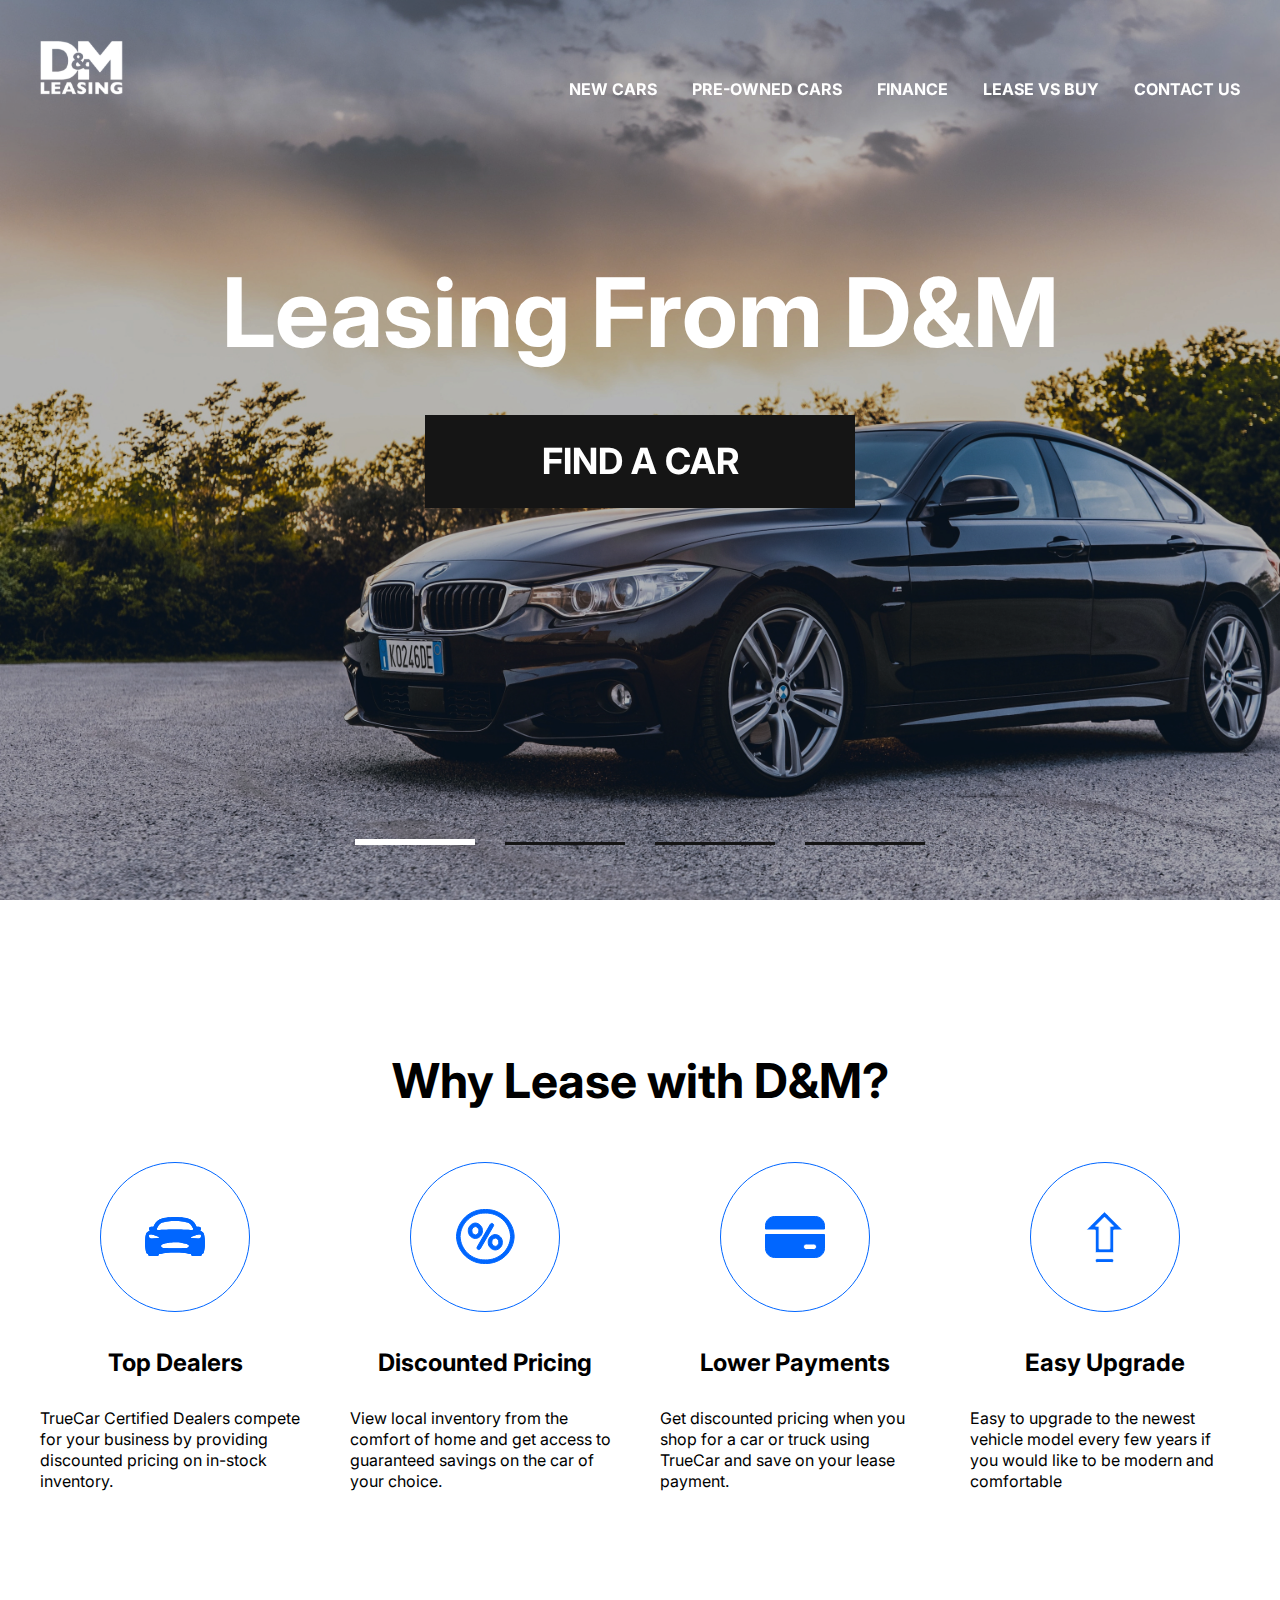
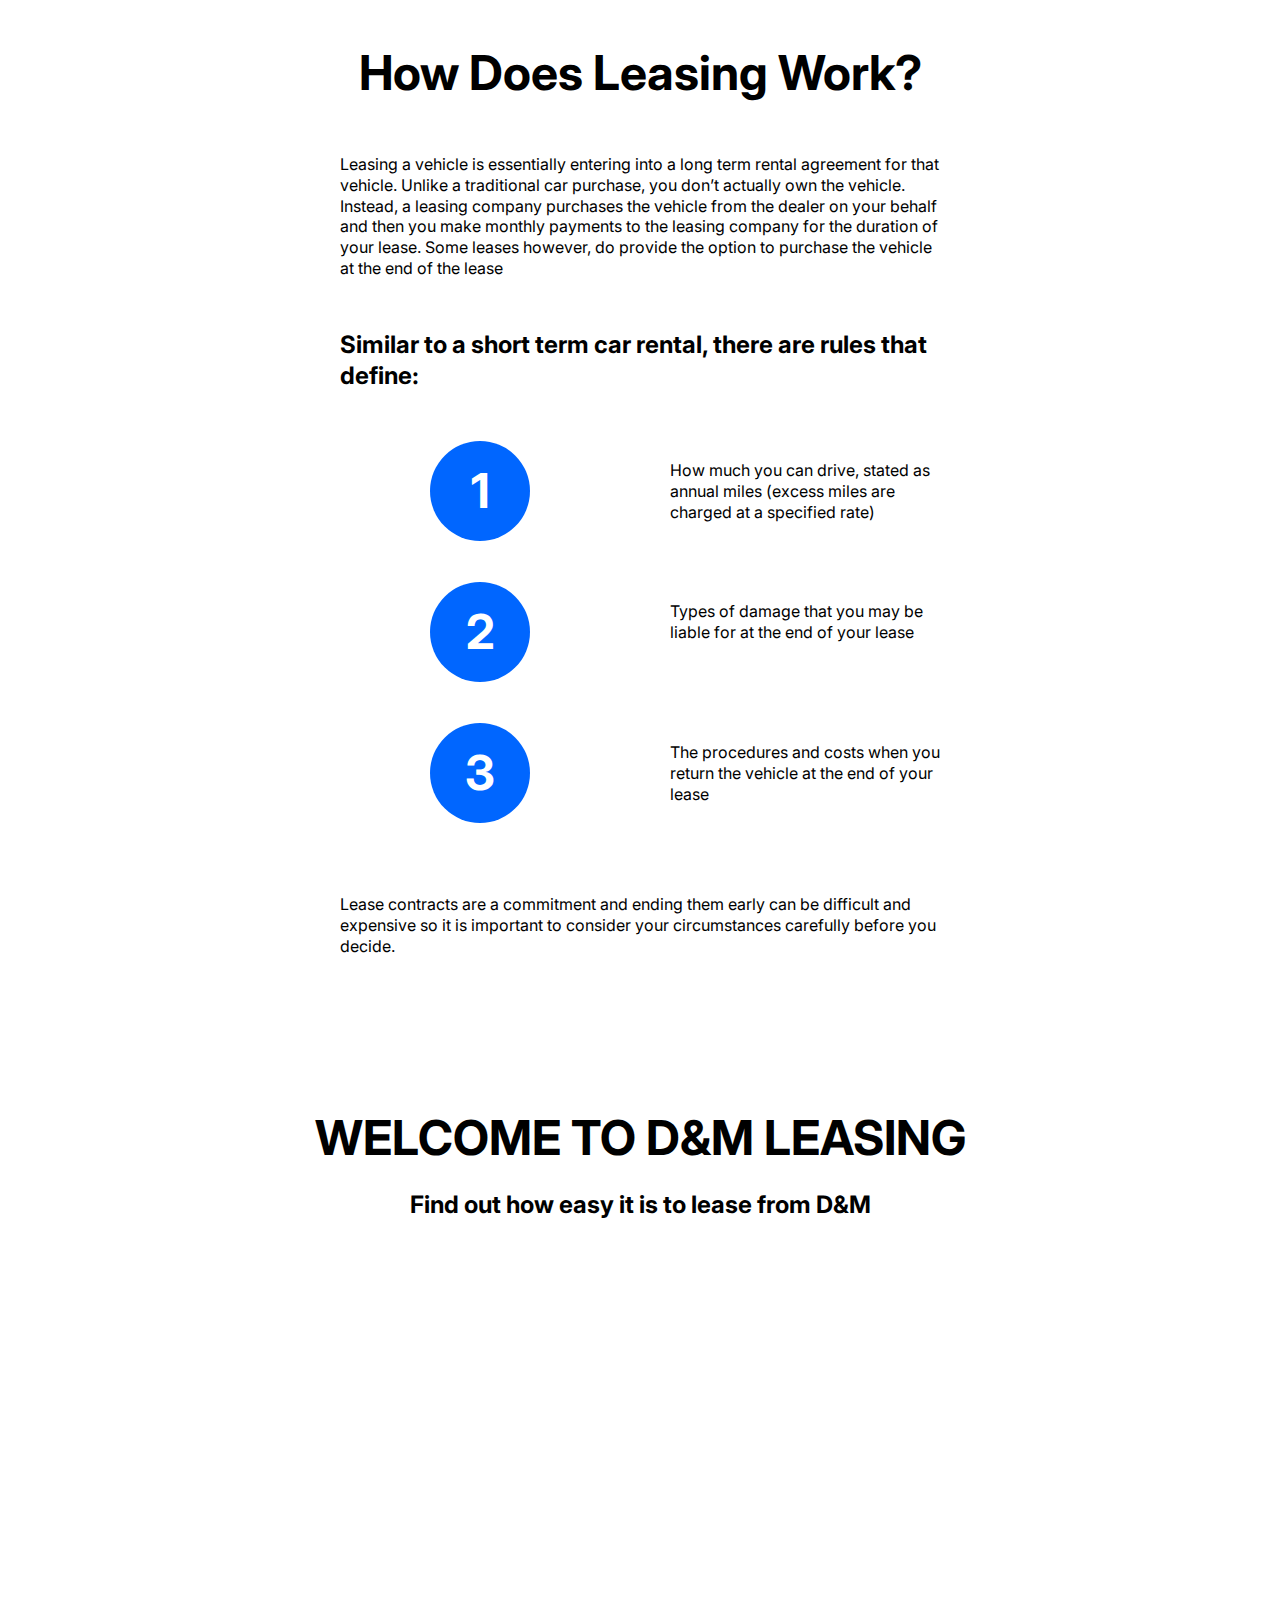
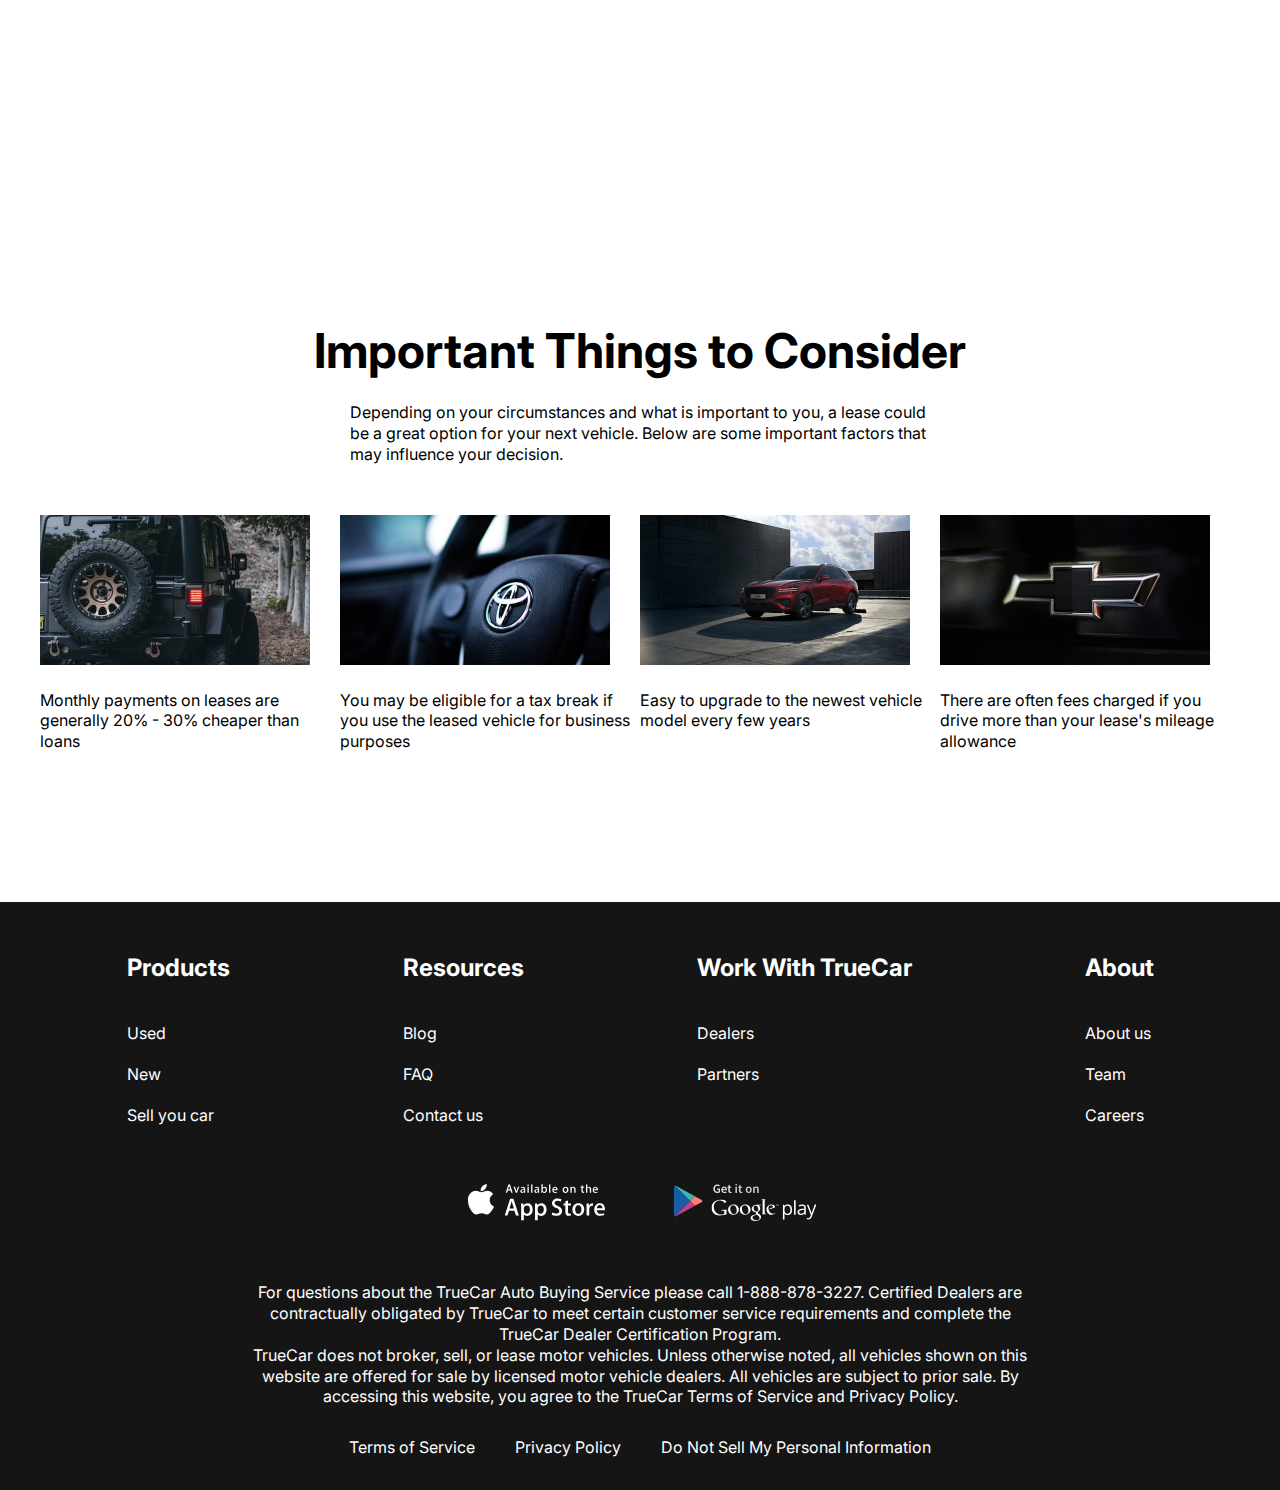
<file: index.html>
<!DOCTYPE html>
<html lang="en">
  <head>
    <meta charset="UTF-8" />
    <meta name="viewport" content="width=device-width, initial-scale=1.0" />
    <title>Document</title>
    <link rel="preconnect" href="https://fonts.googleapis.com" />
    <link rel="preconnect" href="https://fonts.gstatic.com" crossorigin />
    <link
      href="https://fonts.googleapis.com/css2?family=Inter:wght@400/700&display=swap"
      rel="stylesheet"
    />
    <link
      rel="stylesheet"
      href="https://cdn.jsdelivr.net/npm/swiper@11/swiper-bundle.min.css"
    />
    <link rel="stylesheet" href="css/style.css" />
  </head>
  <body>
    <div class="wrapper">
      <header class="header header-main">
        <div class="container">
          <div class="header__inner">
            <a href="index.html" class="logo">
              <img src="images/logo.svg" alt="" class="logo" />
            </a>
            <nav class="menu">
              <ul class="menu__list">
                <li class="menu__list-item">
                  <a href="#" class="menu__list-link">NEW CARS</a>
                </li>
                <li class="menu__list-item">
                  <a href="#" class="menu__list-link">PRE-OWNED CARS</a>
                </li>
                <li class="menu__list-item">
                  <a href="#" class="menu__list-link">FINANCE</a>
                </li>
                <li class="menu__list-item">
                  <a href="#" class="menu__list-link">LEASE VS BUY</a>
                </li>
                <li class="menu__list-item">
                  <a href="contacts.html" class="menu__list-link">CONTACT US</a>
                </li>
              </ul>
            </nav>
          </div>
        </div>
      </header>
      <main class="main">
        <section class="top">
          <div class="conteiner">
            <h1 class="title">Leasing From D&M</h1>
            <a href="#" class="top__link"> FIND A CAR </a>
          </div>
        </section>
        <div class="slider">
          <div class="swiper">
            <div class="swiper-wrapper">
              <div
                class="swiper-slide"
                style="background-image: url(images/slide-1.jpg)"
              ></div>
              <div
                class="swiper-slide"
                style="background-image: url(images/slide-2.jpg)"
              ></div>
              <div
                class="swiper-slide"
                style="background-image: url(images/slide-1.jpg)"
              ></div>
              <div
                class="swiper-slide"
                style="background-image: url(images/slide-2.jpg)"
              ></div>
            </div>
            <div class="swiper-pagination"></div>
          </div>
        </div>
        <section class="why-lease">
          <div class="container">
            <h2 class="section-title">Why Lease with D&M?</h2>
            <ul class="why-lease__list">
              <li class="why-lease__item">
                <img
                  class="why-lease__item-img"
                  src="images/why-lease-1.svg"
                  alt=""
                />
                <h3 class="why-lease__item-title">Top Dealers</h3>
                <p class="why-lease__item-text">
                  TrueCar Certified Dealers compete for your business by
                  providing discounted pricing on in-stock inventory.
                </p>
              </li>
              <li class="why-lease__item">
                <img
                  class="why-lease__item-img"
                  src="images/why-lease-2.svg"
                  alt=""
                />
                <h3 class="why-lease__item-title">Discounted Pricing</h3>
                <p class="why-lease__item-text">
                  View local inventory from the comfort of home and get access
                  to guaranteed savings on the car of your choice.
                </p>
              </li>
              <li class="why-lease__item">
                <img
                  class="why-lease__item-img"
                  src="images/why-lease-3.svg"
                  alt=""
                />
                <h3 class="why-lease__item-title">Lower Payments</h3>
                <p class="why-lease__item-text">
                  Get discounted pricing when you shop for a car or truck using
                  TrueCar and save on your lease payment.
                </p>
              </li>
              <li class="why-lease__item">
                <img
                  class="why-lease__item-img"
                  src="images/why-lease-4.svg"
                  alt=""
                />
                <h3 class="why-lease__item-title">Easy Upgrade</h3>
                <p class="why-lease__item-text">
                  Easy to upgrade to the newest vehicle model every few years if
                  you would like to be modern and comfortable
                </p>
              </li>
            </ul>
          </div>
        </section>
        <section class="how-does">
          <div class="container">
            <div class="how-does__inner">
              <h2 class="section-title">How Does Leasing Work?</h2>
              <p class="how-does__text">
                Leasing a vehicle is essentially entering into a long term
                rental agreement for that vehicle. Unlike a traditional car
                purchase, you don’t actually own the vehicle. Instead, a leasing
                company purchases the vehicle from the dealer on your behalf and
                then you make monthly payments to the leasing company for the
                duration of your lease. Some leases however, do provide the
                option to purchase the vehicle at the end of the lease
              </p>
              <h4 class="how__does-title">
                Similar to a short term car rental, there are rules that define:
              </h4>
              <ol class="how__does-list">
                <li class="how__does-item">
                  How much you can drive, stated as annual miles (excess miles
                  are charged at a specified rate)
                </li>
                <li class="how__does-item">
                  Types of damage that you may be liable for at the end of your
                  lease
                </li>
                <li class="how__does-item">
                  The procedures and costs when you return the vehicle at the
                  end of your lease
                </li>
              </ol>
              <p class="how-does__text">
                Lease contracts are a commitment and ending them early can be
                difficult and expensive so it is important to consider your
                circumstances carefully before you decide.
              </p>
            </div>
          </div>
        </section>
        <section class="video">
          <div class="container">
            <h2 class="section-title video__title">WELCOME TO D&M LEASING</h2>
            <p class="video__text">Find out how easy it is to lease from D&M</p>
            <iframe
              class="video__content"
              width="1000"
              height="500"
              src="https://www.youtube.com/embed/ThMJJQyYYNk?si=pmW1bv_K3lyM3zx7&amp;controls=0"
              title="YouTube video player"
              frameborder="0"
              allow="accelerometer; autoplay; clipboard-write; encrypted-media; gyroscope; picture-in-picture; web-share"
              allowfullscreen
            ></iframe>
          </div>
        </section>
        <section class="important">
          <div class="container">
            <h2 class="section-title important__title">
              Important Things to Consider
            </h2>
            <p class="important__text">
              Depending on your circumstances and what is important to you, a
              lease could be a great option for your next vehicle. Below are
              some important factors that may influence your decision.
            </p>
            <ul class="important__list">
              <li class="important__item">
                <img
                  src="images/imp-1.jpg"
                  alt=""
                  class="important__item-img"
                />
                <p class="important__item-text">
                  Monthly payments on leases are generally 20% - 30% cheaper
                  than loans
                </p>
              </li>
              <li class="important__item">
                <img
                  src="images/imp-2.jpg"
                  alt=""
                  class="important__item-img"
                />
                <p class="important__item-text">
                  You may be eligible for a tax break if you use the leased
                  vehicle for business purposes
                </p>
              </li>
              <li class="important__item">
                <img
                  src="images/imp-3.jpg"
                  alt=""
                  class="important__item-img"
                />
                <p class="important__item-text">
                  Easy to upgrade to the newest vehicle model every few years
                </p>
              </li>
              <li class="important__item">
                <img
                  src="images/imp-4.jpg"
                  alt=""
                  class="important__item-img"
                />
                <p class="important__item-text">
                  There are often fees charged if you drive more than your
                  lease's mileage allowance
                </p>
              </li>
            </ul>
          </div>
        </section>
      </main>
      <footer class="footer">
        <div class="container">
          <nav class="footer__menu">
            <ul class="footer__menu-list">
              <li class="footer__menu-item">
                <p class="footer__menu-title">Products</p>
              </li>
              <li class="footer__menu-item">
                <a href="#" class="footer__menu-link">Used</a>
              </li>
              <li class="footer__menu-item">
                <a href="#" class="footer__menu-link">New</a>
              </li>
              <li class="footer__menu-item">
                <a href="#" class="footer__menu-link">Sell you car</a>
              </li>
            </ul>
            <ul class="footer__menu-list">
              <li class="footer__menu-item">
                <p class="footer__menu-title">Resources</p>
              </li>
              <li class="footer__menu-item">
                <a href="#" class="footer__menu-link">Blog</a>
              </li>
              <li class="footer__menu-item">
                <a href="#" class="footer__menu-link">FAQ</a>
              </li>
              <li class="footer__menu-item">
                <a href="#" class="footer__menu-link">Contact us</a>
              </li>
            </ul>
            <ul class="footer__menu-list">
              <li class="footer__menu-item">
                <p class="footer__menu-title">Work With TrueCar</p>
              </li>
              <li class="footer__menu-item">
                <a href="#" class="footer__menu-link">Dealers</a>
              </li>
              <li class="footer__menu-item">
                <a href="#" class="footer__menu-link">Partners</a>
              </li>
            </ul>
            <ul class="footer__menu-list">
              <li class="footer__menu-item">
                <p class="footer__menu-title">About</p>
              </li>
              <li class="footer__menu-item">
                <a href="#" class="footer__menu-link">About us</a>
              </li>
              <li class="footer__menu-item">
                <a href="#" class="footer__menu-link">Team</a>
              </li>
              <li class="footer__menu-item">
                <a href="#" class="footer__menu-link">Careers</a>
              </li>
            </ul>
          </nav>
          <ul class="app">
            <li class="app_item">
              <a class="app__item-link" href="#">
                <img class="app__item-img" src="images/appstore.svg" alt="" />
              </a>
            </li>
            <li class="app_item">
              <a class="app__item-link" href="#">
                <img class="app__item-img" src="images/googleplay.svg" alt="" />
              </a>
            </li>
          </ul>
          <div class="footer__copy">
            <p class="footer__copy-text">
              For questions about the TrueCar Auto Buying Service please call
              1-888-878-3227. Certified Dealers are contractually obligated by
              TrueCar to meet certain customer service requirements and complete
              the TrueCar Dealer Certification Program.
            </p>
            <p class="footer__copy-text">
              TrueCar does not broker, sell, or lease motor vehicles. Unless
              otherwise noted, all vehicles shown on this website are offered
              for sale by licensed motor vehicle dealers. All vehicles are
              subject to prior sale. By accessing this website, you agree to the
              TrueCar Terms of Service and Privacy Policy.
            </p>
          </div>
          <nav class="copy__nav">
            <ul class="copy__nav-list">
              <li class="copy__nav-item">
                <a href="#" class="copy__nav-link">Terms of Service</a>
              </li>
              <li class="copy__nav-item">
                <a href="#" class="copy__nav-link">Privacy Policy</a>
              </li>
              <li class="copy__nav-item">
                <a href="#" class="copy__nav-link"
                  >Do Not Sell My Personal Information</a
                >
              </li>
            </ul>
          </nav>
        </div>
      </footer>
    </div>
    <script src="https://cdn.jsdelivr.net/npm/swiper@11/swiper-bundle.min.js"></script>
    <script src="js/main.js"></script>
  </body>
</html>
</file>
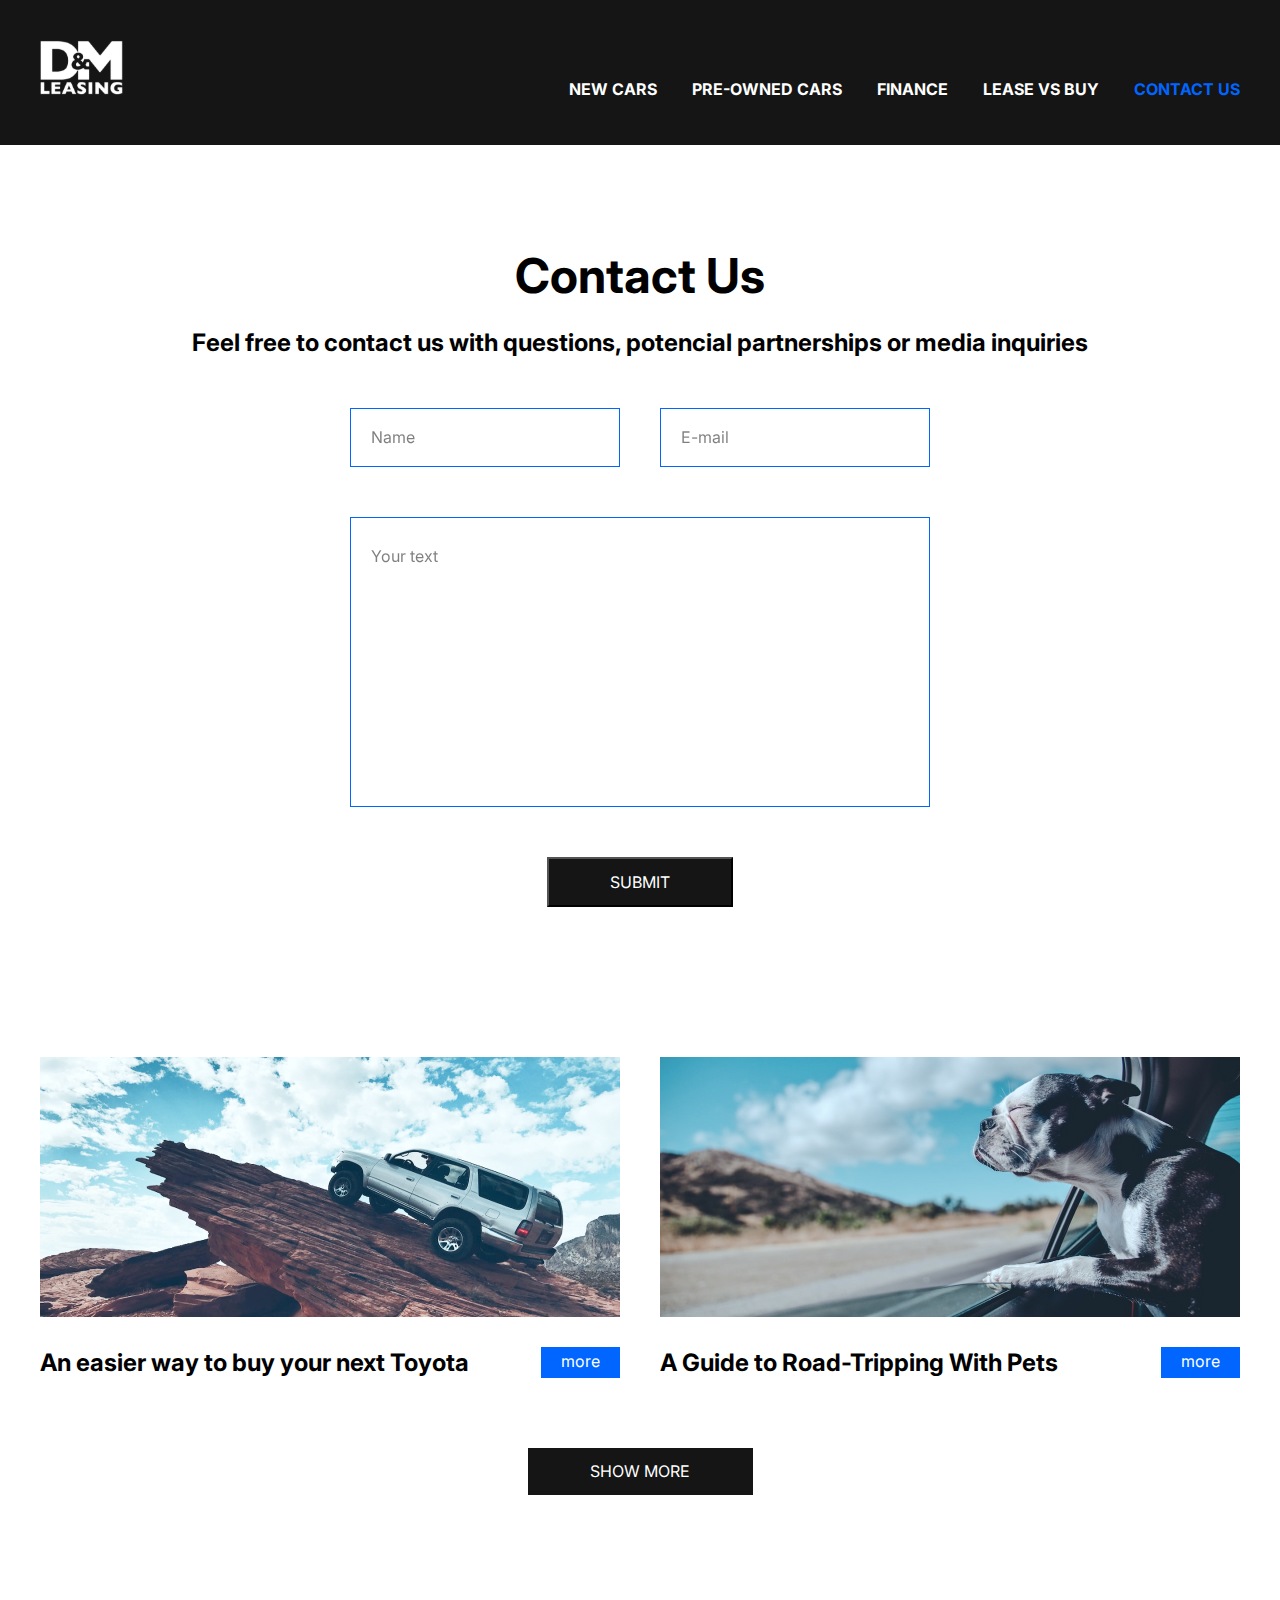
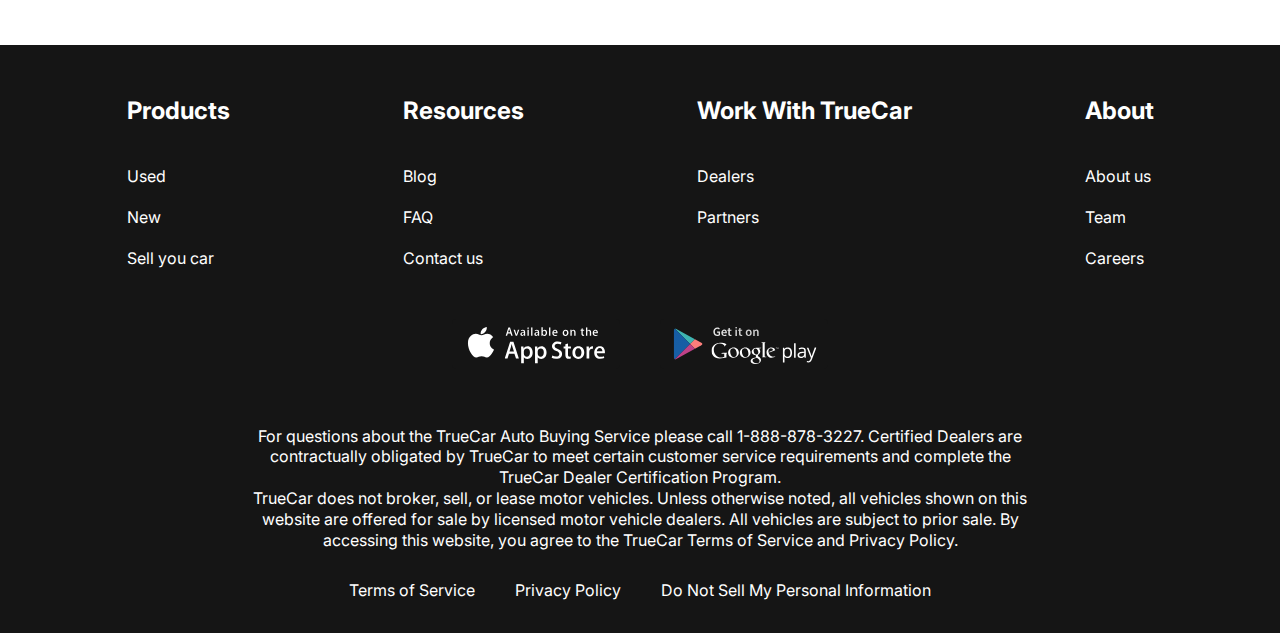
<file: contacts.html>
<!DOCTYPE html>
<html lang="en">
  <head>
    <meta charset="UTF-8" />
    <meta name="viewport" content="width=device-width, initial-scale=1.0" />
    <title>Document</title>
    <link rel="preconnect" href="https://fonts.googleapis.com" />
    <link rel="preconnect" href="https://fonts.gstatic.com" crossorigin />
    <link
      href="https://fonts.googleapis.com/css2?family=Inter:wght@400/700&display=swap"
      rel="stylesheet"
    />
    <link rel="stylesheet" href="css/style.css" />
  </head>
  <body>
    <div class="wrapper">
      <header class="header">
        <div class="container">
          <div class="header__inner">
            <a href="index.html" class="logo">
              <img src="images/logo.svg" alt="" class="logo" />
            </a>
            <nav class="menu">
              <ul class="menu__list">
                <li class="menu__list-item">
                  <a href="new-cars.html" class="menu__list-link">NEW CARS</a>
                </li>
                <li class="menu__list-item">
                  <a href="#" class="menu__list-link">PRE-OWNED CARS</a>
                </li>
                <li class="menu__list-item">
                  <a href="#" class="menu__list-link">FINANCE</a>
                </li>
                <li class="menu__list-item">
                  <a href="#" class="menu__list-link">LEASE VS BUY</a>
                </li>
                <li class="menu__list-item">
                  <a href="#" class="menu__list-link menu__list-link--active">CONTACT US</a>
                </li>
              </ul>
            </nav>
          </div>
        </div>
      </header>
      <main class="main">
        <section class="contacts">
          <div class="container">
            <h2 class="section-title contacts__title">Contact Us</h2>
            <p class="conatacts__text">
              Feel free to contact us with questions, potencial partnerships or media inquiries
            </p>
            <form action="#" class="form">
              <input type="text" class="form__input" placeholder="Name">
              <input type="email" class="form__input" placeholder="E-mail">
              <textarea class="form__textarea" placeholder="Your text"></textarea>
              <button class="form__btn" type="submit">SUBMIT</button>
            </form>
          </div>
        </section>
        <section class="blog">
          <div class="container">
            <div class="blog__items">
              <div class="blog__item">
                <img src="images/blog-1.jpg" alt="" class="blog__item-img">
                <h4 class="blog__item-title">An easier way to buy your next Toyota</h4>
                <a href="#" class="blog__item-link">more</a>
              </div>
              <div class="blog__item">
                <img src="images/blog-2.jpg" alt="" class="blog__item-img">
                <h4 class="blog__item-title">A Guide to Road-Tripping With Pets</h4>
                <a href="#" class="blog__item-link">more</a>
              </div>
            </div>
            <a href="#" class="showmore-link">SHOW MORE</a>
          </div>
        </section>
      </main>
      <footer class="footer">
        <div class="container">
          <nav class="footer__menu">
            <ul class="footer__menu-list">
              <li class="footer__menu-item">
                <p class="footer__menu-title">Products</p>
              </li>
              <li class="footer__menu-item">
                <a href="#" class="footer__menu-link">Used</a>
              </li>
              <li class="footer__menu-item">
                <a href="#" class="footer__menu-link">New</a>
              </li>
              <li class="footer__menu-item">
                <a href="#" class="footer__menu-link">Sell you car</a>
              </li>
            </ul>
            <ul class="footer__menu-list">
              <li class="footer__menu-item">
                <p class="footer__menu-title">Resources</p>
              </li>
              <li class="footer__menu-item">
                <a href="#" class="footer__menu-link">Blog</a>
              </li>
              <li class="footer__menu-item">
                <a href="#" class="footer__menu-link">FAQ</a>
              </li>
              <li class="footer__menu-item">
                <a href="#" class="footer__menu-link">Contact us</a>
              </li>
            </ul>
            <ul class="footer__menu-list">
              <li class="footer__menu-item">
                <p class="footer__menu-title">Work With TrueCar</p>
              </li>
              <li class="footer__menu-item">
                <a href="#" class="footer__menu-link">Dealers</a>
              </li>
              <li class="footer__menu-item">
                <a href="#" class="footer__menu-link">Partners</a>
              </li>
            </ul>
            <ul class="footer__menu-list">
              <li class="footer__menu-item">
                <p class="footer__menu-title">About</p>
              </li>
              <li class="footer__menu-item">
                <a href="#" class="footer__menu-link">About us</a>
              </li>
              <li class="footer__menu-item">
                <a href="#" class="footer__menu-link">Team</a>
              </li>
              <li class="footer__menu-item">
                <a href="#" class="footer__menu-link">Careers</a>
              </li>
            </ul>
          </nav>
          <ul class="app">
            <li class="app_item">
              <a class="app__item-link" href="#">
                <img class="app__item-img" src="images/appstore.svg" alt="" />
              </a>
            </li>
            <li class="app_item">
              <a class="app__item-link" href="#">
                <img class="app__item-img" src="images/googleplay.svg" alt="" />
              </a>
            </li>
          </ul>
          <div class="footer__copy">
            <p class="footer__copy-text">
              For questions about the TrueCar Auto Buying Service please call
              1-888-878-3227. Certified Dealers are contractually obligated by
              TrueCar to meet certain customer service requirements and complete
              the TrueCar Dealer Certification Program.
            </p>
            <p class="footer__copy-text">
              TrueCar does not broker, sell, or lease motor vehicles. Unless
              otherwise noted, all vehicles shown on this website are offered
              for sale by licensed motor vehicle dealers. All vehicles are
              subject to prior sale. By accessing this website, you agree to the
              TrueCar Terms of Service and Privacy Policy.
            </p>
          </div>
          <nav class="copy__nav">
            <ul class="copy__nav-list">
              <li class="copy__nav-item">
                <a href="#" class="copy__nav-link">Terms of Service</a>
              </li>
              <li class="copy__nav-item">
                <a href="#" class="copy__nav-link">Privacy Policy</a>
              </li>
              <li class="copy__nav-item">
                <a href="#" class="copy__nav-link"
                  >Do Not Sell My Personal Information</a
                >
              </li>
            </ul>
          </nav>
        </div>
      </footer>
    </div>
  </body>
</html>
</file>
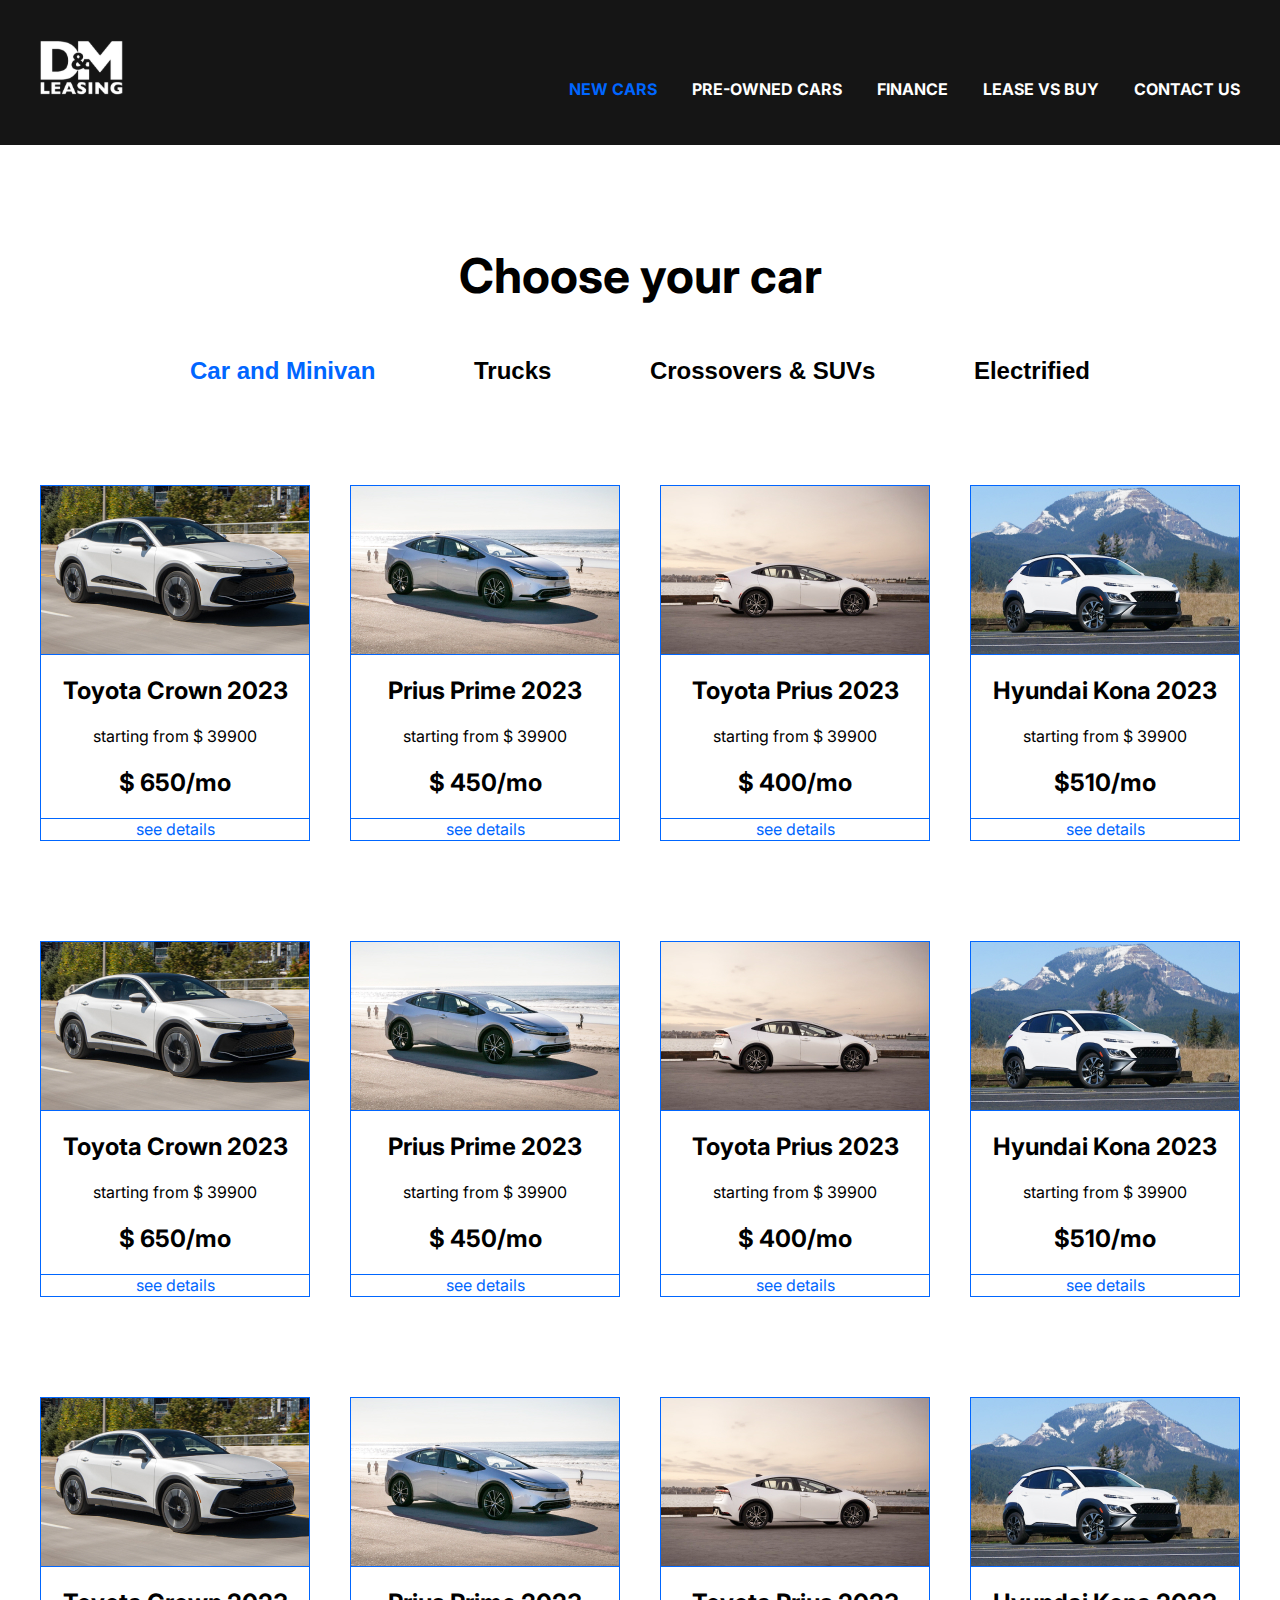
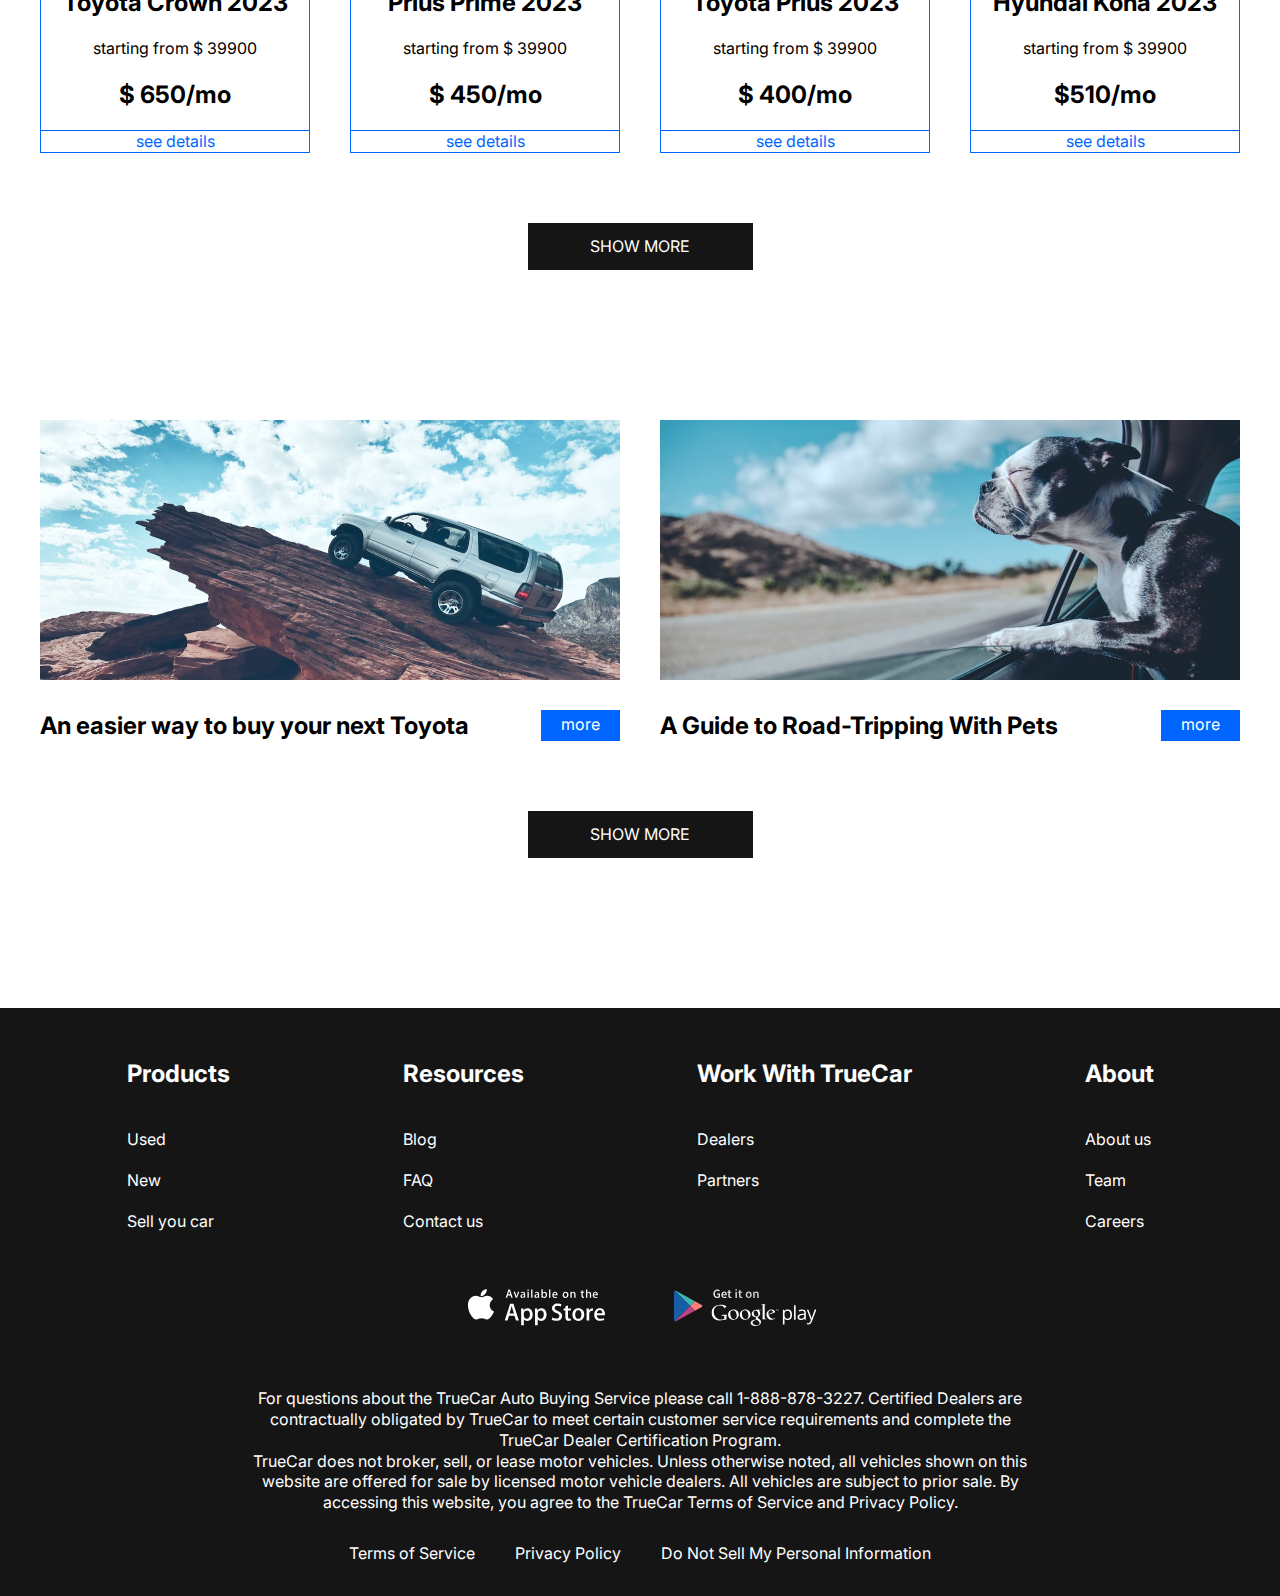
<file: new-cars.html>
<!DOCTYPE html>
<html lang="en">
  <head>
    <meta charset="UTF-8" />
    <meta name="viewport" content="width=device-width, initial-scale=1.0" />
    <title>Document</title>
    <link rel="preconnect" href="https://fonts.googleapis.com" />
    <link rel="preconnect" href="https://fonts.gstatic.com" crossorigin />
    <link
      href="https://fonts.googleapis.com/css2?family=Inter:wght@400/700&display=swap"
      rel="stylesheet"
    />
    <link rel="stylesheet" href="css/style.css" />
  </head>
  <body>
    <div class="wrapper">
      <header class="header">
        <div class="container">
          <div class="header__inner">
            <a href="index.html" class="logo">
              <img src="images/logo.svg" alt="" class="logo" />
            </a>
            <nav class="menu">
              <ul class="menu__list">
                <li class="menu__list-item">
                  <a href="new-cars.html" class="menu__list-link menu__list-link--active">NEW CARS</a>
                </li>
                <li class="menu__list-item">
                  <a href="#" class="menu__list-link">PRE-OWNED CARS</a>
                </li>
                <li class="menu__list-item">
                  <a href="#" class="menu__list-link">FINANCE</a>
                </li>
                <li class="menu__list-item">
                  <a href="#" class="menu__list-link">LEASE VS BUY</a>
                </li>
                <li class="menu__list-item">
                  <a href="contacts.html" class="menu__list-link">CONTACT US</a>
                </li>
              </ul>
            </nav>
          </div>
        </div>
      </header>
      <main class="main">
        <section class="choose">
          <div class="container">
            <h2 class="section-title">Choose your car</h2>
            <div class="tabs">
              <div class="tabs__btn">
                <button class="tabs__btn-item tabs__btn-item--active" data-button="content-1">Car and Minivan</button>
                <button class="tabs__btn-item" data-button="content-2">Trucks</button>
                <button class="tabs__btn-item" data-button="content-3">Crossovers & SUVs</button>
                <button class="tabs__btn-item" data-button="content-4">Electrified</button>
              </div>
              <div class="tabs__content">
                <div class="tabs__content-item tabs__content-item--active" id="content-1">
                  <div class="card">
                    <img src="images/card-1.jpg" alt="" class="card__img">
                    <div class="card__content">
                    <h4 class="card__title">Toyota Crown 2023</h4>
                    <p class="card__text">starting from $ 39900</p>
                    <p class="card__price">$ 650/mo</p>
                  </div>
                    <a href="" class="card__link">see details</a>
                </div>
                <div class="card">
                  <img src="images/card-2.jpg" alt="" class="card__img">
                  <div class="card__content">
                  <h4 class="card__title">Prius Prime 2023</h4>
                  <p class="card__text">starting from $ 39900</p>
                  <p class="card__price">$ 450/mo</p>
                </div>
                  <a href="" class="card__link">see details</a>
              </div>
              <div class="card">
                <img src="images/card-3.jpg" alt="" class="card__img">
                <div class="card__content">
                <h4 class="card__title">Toyota Prius 2023</h4>
                <p class="card__text">starting from $ 39900</p>
                <p class="card__price">$ 400/mo</p>
              </div>
                <a href="" class="card__link">see details</a>
            </div>
            <div class="card">
              <img src="images/card-4.jpg" alt="" class="card__img">
              <div class="card__content">
              <h4 class="card__title">Hyundai Kona 2023</h4>
              <p class="card__text">starting from $ 39900</p>
              <p class="card__price">$510/mo</p>
            </div>
              <a href="" class="card__link">see details</a>
          </div>
          <div class="card">
            <img src="images/card-1.jpg" alt="" class="card__img">
            <div class="card__content">
            <h4 class="card__title">Toyota Crown 2023</h4>
            <p class="card__text">starting from $ 39900</p>
            <p class="card__price">$ 650/mo</p>
          </div>
            <a href="" class="card__link">see details</a>
        </div>
        <div class="card">
          <img src="images/card-2.jpg" alt="" class="card__img">
          <div class="card__content">
          <h4 class="card__title">Prius Prime 2023</h4>
          <p class="card__text">starting from $ 39900</p>
          <p class="card__price">$ 450/mo</p>
        </div>
          <a href="" class="card__link">see details</a>
      </div>
      <div class="card">
        <img src="images/card-3.jpg" alt="" class="card__img">
        <div class="card__content">
        <h4 class="card__title">Toyota Prius 2023</h4>
        <p class="card__text">starting from $ 39900</p>
        <p class="card__price">$ 400/mo</p>
      </div>
        <a href="" class="card__link">see details</a>
    </div>
    <div class="card">
      <img src="images/card-4.jpg" alt="" class="card__img">
      <div class="card__content">
      <h4 class="card__title">Hyundai Kona 2023</h4>
      <p class="card__text">starting from $ 39900</p>
      <p class="card__price">$510/mo</p>
    </div>
      <a href="" class="card__link">see details</a>
  </div>
  <div class="card">
    <img src="images/card-1.jpg" alt="" class="card__img">
    <div class="card__content">
    <h4 class="card__title">Toyota Crown 2023</h4>
    <p class="card__text">starting from $ 39900</p>
    <p class="card__price">$ 650/mo</p>
  </div>
    <a href="" class="card__link">see details</a>
</div>
<div class="card">
  <img src="images/card-2.jpg" alt="" class="card__img">
  <div class="card__content">
  <h4 class="card__title">Prius Prime 2023</h4>
  <p class="card__text">starting from $ 39900</p>
  <p class="card__price">$ 450/mo</p>
</div>
  <a href="" class="card__link">see details</a>
</div>
<div class="card">
<img src="images/card-3.jpg" alt="" class="card__img">
<div class="card__content">
<h4 class="card__title">Toyota Prius 2023</h4>
<p class="card__text">starting from $ 39900</p>
<p class="card__price">$ 400/mo</p>
</div>
<a href="" class="card__link">see details</a>
</div>
<div class="card">
<img src="images/card-4.jpg" alt="" class="card__img">
<div class="card__content">
<h4 class="card__title">Hyundai Kona 2023</h4>
<p class="card__text">starting from $ 39900</p>
<p class="card__price">$510/mo</p>
</div>
<a href="" class="card__link">see details</a>
</div>
                </div>
                <div class="tabs__content-item" id="content-2">
                  <div class="card">
                    <img src="images/card-1.jpg" alt="" class="card__img">
                    <div class="card__content">
                    <h4 class="card__title">Toyota Crown 2023</h4>
                    <p class="card__text">starting from $ 39900</p>
                    <p class="card__price">$ 650/mo</p>
                  </div>
                    <a href="" class="card__link">see details</a>
                </div>
                <div class="card">
                  <img src="images/card-2.jpg" alt="" class="card__img">
                  <div class="card__content">
                  <h4 class="card__title">Prius Prime 2023</h4>
                  <p class="card__text">starting from $ 39900</p>
                  <p class="card__price">$ 450/mo</p>
                </div>
                  <a href="" class="card__link">see details</a>
              </div>
              <div class="card">
                <img src="images/card-3.jpg" alt="" class="card__img">
                <div class="card__content">
                <h4 class="card__title">Toyota Prius 2023</h4>
                <p class="card__text">starting from $ 39900</p>
                <p class="card__price">$ 400/mo</p>
              </div>
                <a href="" class="card__link">see details</a>
            </div>
            <div class="card">
              <img src="images/card-4.jpg" alt="" class="card__img">
              <div class="card__content">
              <h4 class="card__title">Hyundai Kona 2023</h4>
              <p class="card__text">starting from $ 39900</p>
              <p class="card__price">$510/mo</p>
            </div>
              <a href="" class="card__link">see details</a>
          </div>
                </div>
                <div class="tabs__content-item" id="content-3">
                  <div class="card">
                    <img src="images/card-1.jpg" alt="" class="card__img">
                    <div class="card__content">
                    <h4 class="card__title">Toyota Crown 2023</h4>
                    <p class="card__text">starting from $ 39900</p>
                    <p class="card__price">$ 650/mo</p>
                  </div>
                    <a href="" class="card__link">see details</a>
                </div>
                <div class="card">
                  <img src="images/card-2.jpg" alt="" class="card__img">
                  <div class="card__content">
                  <h4 class="card__title">Prius Prime 2023</h4>
                  <p class="card__text">starting from $ 39900</p>
                  <p class="card__price">$ 450/mo</p>
                </div>
                  <a href="" class="card__link">see details</a>
              </div>
              <div class="card">
                <img src="images/card-3.jpg" alt="" class="card__img">
                <div class="card__content">
                <h4 class="card__title">Toyota Prius 2023</h4>
                <p class="card__text">starting from $ 39900</p>
                <p class="card__price">$ 400/mo</p>
              </div>
                <a href="" class="card__link">see details</a>
            </div>
            <div class="card">
              <img src="images/card-4.jpg" alt="" class="card__img">
              <div class="card__content">
              <h4 class="card__title">Hyundai Kona 2023</h4>
              <p class="card__text">starting from $ 39900</p>
              <p class="card__price">$510/mo</p>
            </div>
              <a href="" class="card__link">see details</a>
          </div>
          <div class="card">
            <img src="images/card-1.jpg" alt="" class="card__img">
            <div class="card__content">
            <h4 class="card__title">Toyota Crown 2023</h4>
            <p class="card__text">starting from $ 39900</p>
            <p class="card__price">$ 650/mo</p>
          </div>
            <a href="" class="card__link">see details</a>
        </div>
        <div class="card">
          <img src="images/card-2.jpg" alt="" class="card__img">
          <div class="card__content">
          <h4 class="card__title">Prius Prime 2023</h4>
          <p class="card__text">starting from $ 39900</p>
          <p class="card__price">$ 450/mo</p>
        </div>
          <a href="" class="card__link">see details</a>
      </div>
      <div class="card">
        <img src="images/card-3.jpg" alt="" class="card__img">
        <div class="card__content">
        <h4 class="card__title">Toyota Prius 2023</h4>
        <p class="card__text">starting from $ 39900</p>
        <p class="card__price">$ 400/mo</p>
      </div>
        <a href="" class="card__link">see details</a>
    </div>
    <div class="card">
      <img src="images/card-4.jpg" alt="" class="card__img">
      <div class="card__content">
      <h4 class="card__title">Hyundai Kona 2023</h4>
      <p class="card__text">starting from $ 39900</p>
      <p class="card__price">$510/mo</p>
    </div>
      <a href="" class="card__link">see details</a>
  </div>
                </div>
                <div class="tabs__content-item" id="content-4">
                  <div class="card">
                    <img src="images/card-1.jpg" alt="" class="card__img">
                    <div class="card__content">
                    <h4 class="card__title">Toyota Crown 2023</h4>
                    <p class="card__text">starting from $ 39900</p>
                    <p class="card__price">$ 650/mo</p>
                  </div>
                    <a href="" class="card__link">see details</a>
                </div>
                <div class="card">
                  <img src="images/card-2.jpg" alt="" class="card__img">
                  <div class="card__content">
                  <h4 class="card__title">Prius Prime 2023</h4>
                  <p class="card__text">starting from $ 39900</p>
                  <p class="card__price">$ 450/mo</p>
                </div>
                  <a href="" class="card__link">see details</a>
              </div>
              <div class="card">
                <img src="images/card-3.jpg" alt="" class="card__img">
                <div class="card__content">
                <h4 class="card__title">Toyota Prius 2023</h4>
                <p class="card__text">starting from $ 39900</p>
                <p class="card__price">$ 400/mo</p>
              </div>
                <a href="" class="card__link">see details</a>
            </div>
            <div class="card">
              <img src="images/card-4.jpg" alt="" class="card__img">
              <div class="card__content">
              <h4 class="card__title">Hyundai Kona 2023</h4>
              <p class="card__text">starting from $ 39900</p>
              <p class="card__price">$510/mo</p>
            </div>
              <a href="" class="card__link">see details</a>
          </div>
                </div>
              </div>
            </div>
            <a href="#" class="showmore-link">SHOW MORE</a>
          </div>
        </section>
      <section class="blog">
        <div class="container">
          <div class="blog__items">
            <div class="blog__item">
              <img src="images/blog-1.jpg" alt="" class="blog__item-img">
              <h4 class="blog__item-title">An easier way to buy your next Toyota</h4>
              <a href="#" class="blog__item-link">more</a>
            </div>
            <div class="blog__item">
              <img src="images/blog-2.jpg" alt="" class="blog__item-img">
              <h4 class="blog__item-title">A Guide to Road-Tripping With Pets</h4>
              <a href="#" class="blog__item-link">more</a>
            </div>
          </div>
          <a href="#" class="showmore-link">SHOW MORE</a>
        </div>
      </section>
      </main>
      <footer class="footer">
        <div class="container">
          <nav class="footer__menu">
            <ul class="footer__menu-list">
              <li class="footer__menu-item">
                <p class="footer__menu-title">Products</p>
              </li>
              <li class="footer__menu-item">
                <a href="#" class="footer__menu-link">Used</a>
              </li>
              <li class="footer__menu-item">
                <a href="#" class="footer__menu-link">New</a>
              </li>
              <li class="footer__menu-item">
                <a href="#" class="footer__menu-link">Sell you car</a>
              </li>
            </ul>
            <ul class="footer__menu-list">
              <li class="footer__menu-item">
                <p class="footer__menu-title">Resources</p>
              </li>
              <li class="footer__menu-item">
                <a href="#" class="footer__menu-link">Blog</a>
              </li>
              <li class="footer__menu-item">
                <a href="#" class="footer__menu-link">FAQ</a>
              </li>
              <li class="footer__menu-item">
                <a href="#" class="footer__menu-link">Contact us</a>
              </li>
            </ul>
            <ul class="footer__menu-list">
              <li class="footer__menu-item">
                <p class="footer__menu-title">Work With TrueCar</p>
              </li>
              <li class="footer__menu-item">
                <a href="#" class="footer__menu-link">Dealers</a>
              </li>
              <li class="footer__menu-item">
                <a href="#" class="footer__menu-link">Partners</a>
              </li>
            </ul>
            <ul class="footer__menu-list">
              <li class="footer__menu-item">
                <p class="footer__menu-title">About</p>
              </li>
              <li class="footer__menu-item">
                <a href="#" class="footer__menu-link">About us</a>
              </li>
              <li class="footer__menu-item">
                <a href="#" class="footer__menu-link">Team</a>
              </li>
              <li class="footer__menu-item">
                <a href="#" class="footer__menu-link">Careers</a>
              </li>
            </ul>
          </nav>
          <ul class="app">
            <li class="app_item">
              <a class="app__item-link" href="#">
                <img class="app__item-img" src="images/appstore.svg" alt="" />
              </a>
            </li>
            <li class="app_item">
              <a class="app__item-link" href="#">
                <img class="app__item-img" src="images/googleplay.svg" alt="" />
              </a>
            </li>
          </ul>
          <div class="footer__copy">
            <p class="footer__copy-text">
              For questions about the TrueCar Auto Buying Service please call
              1-888-878-3227. Certified Dealers are contractually obligated by
              TrueCar to meet certain customer service requirements and complete
              the TrueCar Dealer Certification Program.
            </p>
            <p class="footer__copy-text">
              TrueCar does not broker, sell, or lease motor vehicles. Unless
              otherwise noted, all vehicles shown on this website are offered
              for sale by licensed motor vehicle dealers. All vehicles are
              subject to prior sale. By accessing this website, you agree to the
              TrueCar Terms of Service and Privacy Policy.
            </p>
          </div>
          <nav class="copy__nav">
            <ul class="copy__nav-list">
              <li class="copy__nav-item">
                <a href="#" class="copy__nav-link">Terms of Service</a>
              </li>
              <li class="copy__nav-item">
                <a href="#" class="copy__nav-link">Privacy Policy</a>
              </li>
              <li class="copy__nav-item">
                <a href="#" class="copy__nav-link"
                  >Do Not Sell My Personal Information</a
                >
              </li>
            </ul>
          </nav>
        </div>
      </footer>
    </div>
    <script src="js/main.js"></script>
  </body>
</html>
</file>
<file: css/style.css>
html {
   box-sizing: border-box;
}

*,*::after, *::before{
   box-sizing: inherit;
   margin: 0;
   padding: 0;
}

html, body {
   height: 100%;
}

ul {
   list-style: none;
}

a {
   text-decoration: none;
   color: inherit;
}

.section-title {
   margin-bottom: 50px;
   font-size: 48px;
   font-weight: 700;
   text-align: center;
}

.wrapper {
   min-height: 100%;
   display: flex;
   flex-direction: column;

}
.container {
   max-width: 1220px;
   margin: 0 auto;
   padding:0 10px;
}

body {
   font-size: 16px;
   font-weight: 400;
   font-family: "Inter", sans-serif;
   line-height: 1.3;
}

.header{
   background-color: #151515;
}

.header-main {
background-color: transparent;
position: absolute;
z-index: 10;
left: 0;
right: 0;
}

.header__inner{
   padding-top: 40px;
   padding-bottom: 45px;
   display: flex;
   justify-content: space-between;
   align-items: flex-end;
}

.menu__list {
   display: flex;
   gap: 35px;
}

.menu__list-link {
   color: #fff;
   text-transform: uppercase;
   font-weight: 700;
}

.menu__list-link--active {
   color: #0066FF;
}

.footer {
   background-color: #151515;
   padding: 50px 0 32px;
   color: #fff;
}

.footer__menu {
   display: flex;
   justify-content: space-around;
   margin-bottom: 50px;

}

.footer__menu-list {
   max-width: 250px;
  
}

.footer__menu-title {
font-size: 24px;
font-weight: 700;
padding-bottom: 20px;
}

.footer__menu-item + .footer__menu-item {
padding-top: 20px;
}

.app {
   display: flex;
   justify-content: center;
   gap: 40px;
   margin-bottom: 52px;
}

.footer__copy {
   max-width: 800px;
   margin: 0 auto 30px;
   text-align: center;
}

.copy__nav-list {
   display: flex;
   justify-content: center;
   gap: 40px;
}

.main {
   flex-grow: 1;
}

.top {
color: #fff;
text-align: center;
padding-top: 250px;
padding-bottom: 50px;
position: absolute;
z-index: 5;
left: 0;
right: 0;
}

.title{
   padding-bottom: 40px;
   font-size: 96px;
   font-weight: 700;
}

.top__link {
   background-color: #151515;
   padding: 23px;
   max-width: 430px;
   width: 100%;
   display: inline-block;
   text-transform: uppercase;
   font-size: 36px;
   font-weight: 700;
}

.swiper::after {
content: '';
background: rgba(21, 21, 21,0.3);
position: absolute;
z-index: 5;
left: 0;
right: 0;
bottom: 0;
top: 0;
}

.swiper-slide {
   background-repeat: no-repeat;
   background-size: cover;
   background-position: center;
   height: 100vh;
}

.swiper-pagination-bullet {
width: 120px;
height: 3px;
background-color: #151515;
border-radius: 0;
opacity: 1;
}

.swiper-pagination-horizontal.swiper-pagination-bullets .swiper-pagination-bullet{
   margin: 0 15px;
}

.swiper-pagination-bullets.swiper-pagination-horizontal {
   bottom: 50px;
} 

.swiper-pagination-bullet-active{
   height: 6px;
   background-color: #fff;
}

.why-lease {
   padding: 150px 0;
}

.why-lease__list {
   display: grid;
   grid-template-columns: repeat(4, 1fr);
   gap: 40px;
   text-align: center;
}

.why-lease__item-img {
   margin-bottom: 30px;
}

.why-lease__item-title {
   margin-bottom: 30px;
   font-size: 24px;
   font-weight: 700;
}

.why-lease__item-text {
   text-align: left;
}

.how-does {
   padding-bottom: 150px;
}

.how-does__inner {
   max-width: 600px;
   margin: 0 auto;
}

.how__does-title {
   font-size: 24px;
   font-weight: 700;
   padding-top: 50px;
}

.how__does-list {
   padding: 50px 0 70px;
   counter-reset: myCounter;
}

.how__does-item {
   list-style-type: none;
   width: 270px;
   position: relative;
   margin-left: auto;
   box-sizing: content-box;
   padding: 19px 0 19px 240px;
   min-height: 63px;
}

.how__does-item + .how__does-item {
   margin-top: 40px;
}

.how__does-item::before{
   counter-increment: myCounter;
   content: counter(myCounter);
   display: flex;
   justify-content: center;
   align-items: center;
   background-color: #0066FF;
   font-size: 48px;
   font-weight: 700;
   width: 100px;
   height: 100px;
   border-radius: 50%;
   color: #fff;
   position: absolute;
   left: 0;
   top: 0;
}

.video {
   padding-bottom: 150px;

}

.video__title {
   margin-bottom: 20px;
}

.video__text {
   font-size: 24px;
   font-weight: 700;
   margin-bottom: 50px;
   text-align: center;
}

.video__content {
   margin: 0 auto;
   display: block;
}

.important {
   padding-bottom: 150px;
}

.important__title {
   margin-bottom: 20px;
}

.important__text {
   max-width: 580px;
   margin: 0 auto 50px;
}

.important__list {
   display: grid;
   grid-template-columns: repeat(4, 1fr);
}

.important__item-img {
   margin-bottom: 20px;
}

.contacts {
   padding: 100px 0 150px;
}

.contacts__title {
   margin-bottom: 20px;
}

.conatacts__text {
   text-align: center;
   font-weight: 700;
   font-size: 24px;
   margin-bottom: 50px;
   padding: 0 100px;
}

form {
   max-width: 580px;
   margin: 0 auto;
   display: flex;
   justify-content: space-between;
   flex-wrap: wrap;
}

.form__input {
width: 270px;
padding: 18px 20px;
display: inline-block;
border: 1px solid #0066FF;
margin-bottom: 50px;
font-size: 16px;
font-weight: 400;
font-family: "Inter", sans-serif;
line-height: 1.3;
color: #000;
}

.form__input::placeholder {
   font-size: 16px;
   font-weight: 400;
   font-family: "Inter", sans-serif;
   line-height: 1.3;
   color: #000;
   opacity: 0.5;
}

.form__textarea {
   width: 100%;
   resize: none;
   padding: 28px 20px;
   height: 290px;
   border: 1px solid #0066FF;
   font-size: 16px;
   font-weight: 400;
   font-family: "Inter", sans-serif;
   line-height: 1.3;
   color: #000;
   margin-bottom: 50px;
}

.form__textarea::placeholder {
   font-size: 16px;
   font-weight: 400;
   font-family: "Inter", sans-serif;
   line-height: 1.3;
   color: #000;
   opacity: 0.5;
}

.form__btn {
text-transform: uppercase;
color: #fff;
background-color: #151515;
font-size: 16px;
font-weight: 400;
font-family: "Inter", sans-serif;
padding: 13px 61px;
margin: 0 auto;
}

.blog {
   padding-bottom: 150px;

}

.blog__items {
   display: grid;
   grid-template-columns: repeat(2, 1fr) ;
   gap: 40px;
   margin-bottom: 70px;
}

.blog__item {
   display: flex;
   justify-content: space-between;
   flex-wrap: wrap;
}

.blog__item-img {
   margin-bottom: 30px;
   width: 100%;
}

.blog__item-title {
flex-basis: 446px;
font-size: 24px;
font-weight: 700;

}

.blog__item-link {
   background-color: #0066FF;
   padding: 4px 20px;
   color: #fff;
}

.showmore-link {
   margin: 0 auto;
   background-color: #151515;
   color: #fff;
   padding: 13px;
   text-transform: uppercase;
   width: 225px;
   text-align: center;
   display: block;
}

.choose {
   padding: 100px 0 150px;

}

.tabs {
   margin-bottom: 70px;
}

.tabs__btn {
   padding: 0 150px;
   display: flex;
   justify-content: space-between;
   gap: 80px;
   padding-bottom: 100px;
}

.tabs__btn-item {
   font-size: 24px;
   font-weight: 700;
   cursor: pointer;
   border: none;
   background-color: transparent;
   padding: 0;
}

.tabs__btn-item--active {
   color: #0066FF;
}

.tabs__content-item {
   display: none;
   grid-template-columns: repeat(4, 1fr);
   gap: 100px 40px;
}

.tabs__content-item.tabs__content-item--active {
display: grid;
}

.card {
   text-align: center;
}

.card__img {
display: block;
}

.card__content {
   padding: 0 5px;
   border: 1px solid #0066FF;
   border-top: 0;
}

.card__title {
   padding-top: 20px;
   font-size: 24px;
   font-weight: 700;
   margin-bottom: 20px;
}

.card__text {
   margin-bottom: 20px;
}

.card__price {
   margin-bottom: 20px;
   margin-bottom: 20px;
   font-weight: 700;
   font-size: 24px;
}

.card__link {
color: #0066FF;
display: block;
border: 1px solid #0066FF;
border-top: 0;
}

@media (max-width: 1180px) {
   .important__list{
      gap: 30px 20px;
   }
   .important__item-img {
      width: 100%;
   }
}

@media (max-width: 1040px) {
   .video__content {
      width: 100%;
   }
}

@media (max-width: 860px) {
   .important__list{
      grid-template-columns: repeat(2, 1fr);
   }

}
</file>
